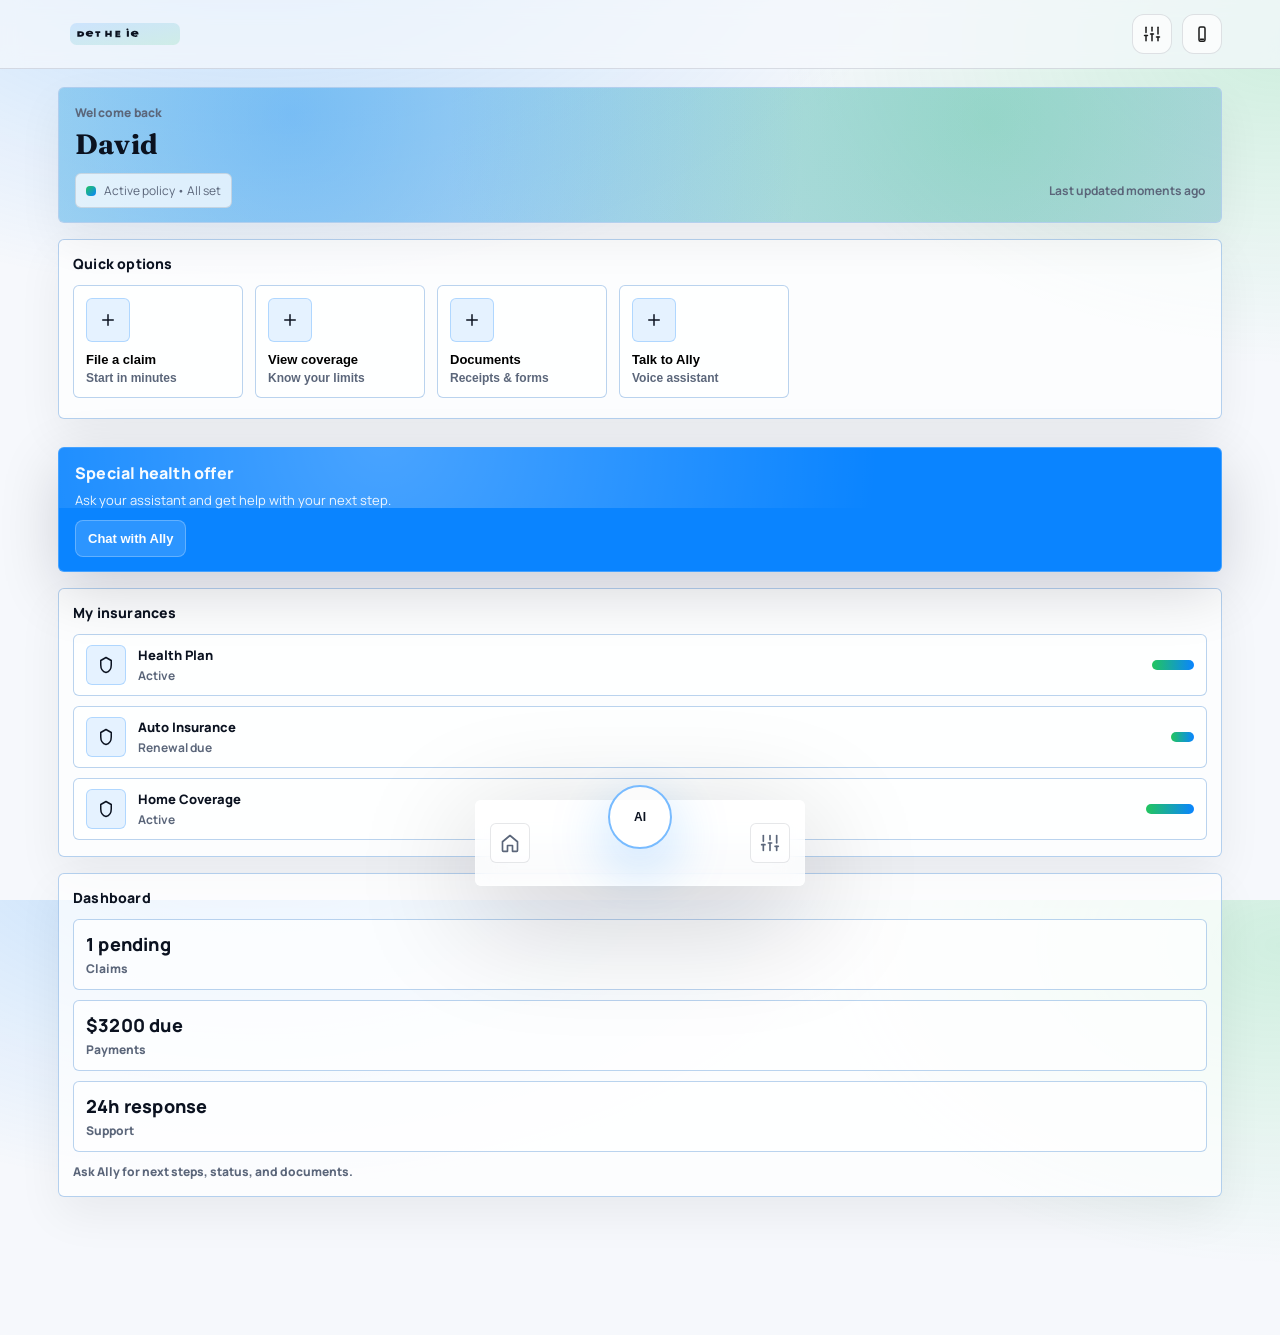
<file: index.html>
<!doctype html>
<html lang="en">
  <head>
    <meta name="viewport" content="width=device-width, initial-scale=1, viewport-fit=cover" />

    <!-- Manifest (optional for this mockup) -->
    <link rel="manifest" href="/manifest.webmanifest" />

    <!-- Favicon for browser tabs (optional for this mockup) -->
    <link rel="icon" href="/favicon/web-app-manifest-192x192.png" sizes="192x192" type="image/png" />

    <!-- iOS/Android theme color -->
    <meta name="theme-color" content="#0A84FF" />
    <meta name="apple-mobile-web-app-capable" content="yes" />
    <meta name="apple-mobile-web-app-status-bar-style" content="black-translucent" />
    <meta name="apple-mobile-web-app-title" content="Cognigy - Insurance Mock" />
    <link rel="apple-touch-icon" href="/favicon/apple-touch-icon.png" />

    <meta charset="UTF-8" />

    <title>Cognigy - Insurance Mock</title>
    <meta
      name="description"
      content="A mock banking/insurance app UI showing how a Cognigy assistant can live inside the experience."
    />
    <meta name="author" content="Demo App" />

    <link rel="preconnect" href="https://fonts.googleapis.com" />
    <link rel="preconnect" href="https://fonts.gstatic.com" crossorigin />
    <!-- Intentionally not Inter to make theming/mockups feel more “brandable” -->
    <link href="https://fonts.googleapis.com/css2?family=Manrope:wght@400;500;600&family=Fraunces:opsz,wght@9..144,600&display=swap" rel="stylesheet" />

    <!-- OpenGraph (optional) -->
    <meta property="og:title" content="Cognigy Insurance Mock" />
    <meta property="og:description" content="A themeable mock app to showcase Cognigy in-product." />
    <meta property="og:type" content="website" />

    <meta property="twitter:card" content="summary_large_image" />
    <meta property="twitter:site" content="@cognigy" />
  </head>

  <body>
    <div id="root"></div>

    <!-- Only edit branding + logo here (see `changeHere.html`). -->
    <script src="./changeHere.html"></script>

    <link rel="stylesheet" href="./mockapp.css" />
    <script type="module" src="./mockapp.js"></script>
  </body>
</html>
</file>
<file: mockapp.css>
:root {
  /* Defaults (overridden by window.COGNIGY_MOCK_THEME in mockapp.js) */
  --brand-primary: #0a84ff;
  --brand-primary-dark: #065ec0;
  --brand-accent: #22c55e;
  --brand-bg: #f6f8fc;
  --brand-surface: #ffffff;
  --brand-text: #0b1220;
  --brand-muted: #5b667a;
  --brand-border: rgba(15, 23, 42, 0.12);
  --success-bg: rgba(34, 197, 94, 0.1);
  --success-text: #15803d;
  --warning-bg: rgba(245, 158, 11, 0.12);
  --warning-text: #b45309;
}

* {
  box-sizing: border-box;
}

html,
body {
  height: 100%;
}

body {
  margin: 0;
  font-family: Manrope, system-ui, -apple-system, Segoe UI, Roboto, Helvetica, Arial, sans-serif;
  /* Fallback (old browsers) */
  background: radial-gradient(1200px 700px at 20% -10%, rgba(10, 132, 255, 0.18), transparent 55%),
    radial-gradient(1000px 640px at 100% 5%, rgba(34, 197, 94, 0.12), transparent 50%), var(--brand-bg);
  /* Theme-aware overlay (supported browsers) */
  background: radial-gradient(
      1200px 700px at 20% -10%,
      color-mix(in srgb, var(--brand-primary) 24%, transparent),
      transparent 55%
    ),
    radial-gradient(
      1000px 640px at 100% 5%,
      color-mix(in srgb, var(--brand-accent) 18%, transparent),
      transparent 50%
    ),
    var(--brand-bg);
  color: var(--brand-text);
}

img {
  display: block;
  max-width: 100%;
}

.app {
  min-height: 100%;
  display: flex;
  flex-direction: column;
  padding-bottom: 110px; /* room for fixed mobile homebar */
  position: relative;
}

.topbar {
  position: sticky;
  top: 0;
  z-index: 30;
  backdrop-filter: blur(10px);
  background: rgba(246, 248, 252, 0.72);
  border-bottom: 1px solid var(--brand-border);
}

.topbar-inner {
  max-width: 520px;
  margin: 0 auto;
  padding: 14px 18px;
  display: flex;
  align-items: center;
  gap: 14px;
}

.mobile-greeting {
  max-width: 520px;
  margin: 0 auto;
  padding: 10px 18px 0;
  display: flex;
  flex-direction: column;
  gap: 2px;
}

.greet-title {
  font-size: 13px;
  color: var(--brand-muted);
  font-weight: 700;
}

.greet-name {
  font-size: 22px;
  font-family: Fraunces, Georgia, serif;
  font-weight: 700;
  letter-spacing: 0.2px;
  color: var(--brand-text);
}

.brand {
  display: flex;
  align-items: center;
  gap: 12px;
  min-width: 0;
}

.brand-badge {
  width: 40px;
  height: 40px;
  border-radius: 14px;
  /* Fallback */
  background: linear-gradient(135deg, rgba(10, 132, 255, 0.16), rgba(34, 197, 94, 0.14));
  /* Theme-aware */
  background: linear-gradient(
    135deg,
    color-mix(in srgb, var(--brand-primary) 20%, transparent),
    color-mix(in srgb, var(--brand-accent) 18%, transparent)
  );
  border: 1px solid rgba(15, 23, 42, 0.08);
  display: grid;
  place-items: center;
}

.brand-badge-dot {
  width: 18px;
  height: 18px;
  border-radius: 6px;
  background: linear-gradient(135deg, var(--brand-primary), var(--brand-accent));
  box-shadow: 0 10px 24px rgba(10, 132, 255, 0.25);
}

.brand-title {
  display: flex;
  flex-direction: column;
  line-height: 1.1;
}

.brand-title strong {
  font-family: Fraunces, Georgia, serif;
  font-weight: 600;
  font-size: 18px;
  letter-spacing: 0.2px;
}

.brand-title span {
  color: var(--brand-muted);
  font-size: 12px;
  margin-top: 2px;
}

.brand-logo-placeholder {
  width: 128px;
  height: 22px;
  border-radius: 10px;
  background: rgba(255, 255, 255, 0.65);
  border: 1px dashed rgba(15, 23, 42, 0.20);
  display: flex;
  align-items: center;
  justify-content: center;
  color: var(--brand-muted);
  font-weight: 900;
  letter-spacing: 0.4px;
  font-size: 11px;
}

.brand-logo-img {
  height: 22px;
  width: auto;
}

.topbar-spacer {
  flex: 1;
}

.top-actions {
  display: flex;
  align-items: center;
  gap: 10px;
}

.pill {
  border: 1px solid var(--brand-border);
  background: rgba(255, 255, 255, 0.65);
  padding: 10px 12px;
  border-radius: 16px;
  display: flex;
  align-items: center;
  gap: 10px;
}

.pill strong {
  font-size: 12px;
  font-weight: 600;
}

.pill span {
  color: var(--brand-muted);
  font-size: 12px;
}

.icon-btn {
  width: 40px;
  height: 40px;
  border-radius: 12px;
  border: 1px solid var(--brand-border);
  background: rgba(255, 255, 255, 0.7);
  display: grid;
  place-items: center;
  cursor: pointer;
}

.icon-btn svg {
  width: 18px;
  height: 18px;
  opacity: 0.9;
}

.layout {
  max-width: 1200px;
  width: 100%;
  margin: 0 auto;
  padding: 14px 14px 24px;
  display: grid;
  grid-template-columns: 1fr;
  gap: 14px;
  align-items: start;
}

.side-nav {
  position: relative;
  top: auto;
  border: 1px solid var(--brand-border);
  background: rgba(255, 255, 255, 0.62);
  border-radius: 22px;
  padding: 14px 12px;
  overflow: hidden;
}

.nav-title {
  padding: 8px 10px 14px;
  color: var(--brand-muted);
  font-size: 12px;
}

.nav-item {
  width: 100%;
  border: 1px solid transparent;
  background: transparent;
  padding: 10px 10px;
  border-radius: 16px;
  display: flex;
  align-items: center;
  gap: 10px;
  cursor: pointer;
  color: var(--brand-text);
}

.nav-item svg {
  width: 18px;
  height: 18px;
  opacity: 0.95;
}

.nav-item span {
  font-weight: 600;
  font-size: 13px;
}

.nav-item:hover {
  border-color: rgba(15, 23, 42, 0.08);
  background: rgba(10, 132, 255, 0.05);
}

.nav-item.is-active {
  border-color: rgba(10, 132, 255, 0.25);
  background: rgba(10, 132, 255, 0.10);
}

.content {
  display: flex;
  flex-direction: column;
  gap: 16px;
}

.grid-2 {
  display: none;
}

.docs-card {
  display: none;
}

.card {
  border: 1px solid color-mix(in srgb, var(--brand-primary) 22%, rgba(15, 23, 42, 0.10));
  background: rgba(255, 255, 255, 0.70);
  border-radius: 14px;
  padding: 16px;
  box-shadow: 0 18px 46px rgba(2, 6, 23, 0.06);
}

.card-title {
  display: flex;
  align-items: baseline;
  gap: 10px;
  margin-bottom: 10px;
}

.card-title h2 {
  margin: 0;
  font-size: 16px;
  letter-spacing: 0.2px;
}

.card-title .meta {
  color: var(--brand-muted);
  font-size: 12px;
}

.hero {
  position: relative;
  overflow: hidden;
}

.hero::before {
  content: "";
  position: absolute;
  inset: 0;
  background:
    radial-gradient(circle at 20% 20%, color-mix(in srgb, var(--brand-primary) 36%, transparent), transparent 55%),
    radial-gradient(circle at 80% 25%, color-mix(in srgb, var(--brand-accent) 26%, transparent), transparent 58%),
    linear-gradient(
      135deg,
      color-mix(in srgb, var(--brand-primary) 18%, var(--brand-accent) 10%),
      color-mix(in srgb, var(--brand-primary-dark) 22%, transparent)
    );
  pointer-events: none;
}

.hero > * {
  position: relative;
  z-index: 1;
}

/* Customer-colored promotion box */
.brand-ad {
  background: var(--brand-primary);
  color: rgba(255, 255, 255, 0.96);
  border: 1px solid rgba(255, 255, 255, 0.24);
  border-radius: 6px;
  padding: 14px 16px;
  display: flex;
  flex-direction: column;
  gap: 8px;
  margin-top: 12px;
  box-shadow: 0 18px 60px rgba(2, 6, 23, 0.16);
  overflow: hidden;
}

.brand-ad::before {
  content: "";
  position: absolute;
  inset: -60px -60px auto -60px;
  height: 120px;
  background: radial-gradient(circle at 30% 40%, rgba(255, 255, 255, 0.26), transparent 55%);
  pointer-events: none;
}

.brand-ad {
  position: relative;
}

.brand-ad-head {
  font-size: 16px;
  font-weight: 800;
  letter-spacing: 0.2px;
}

.brand-ad-body {
  font-size: 13px;
  line-height: 1.35;
  opacity: 0.95;
}

.brand-ad-cta {
  align-self: flex-start;
  margin-top: 2px;
  padding: 10px 12px;
  border-radius: 8px;
  border: 1px solid rgba(255, 255, 255, 0.26);
  background: rgba(255, 255, 255, 0.14);
  color: rgba(255, 255, 255, 0.98);
  cursor: pointer;
  font-weight: 700;
  font-size: 13px;
}

.brand-ad-cta:active {
  transform: translateY(1px);
}

.policy-row {
  display: flex;
  align-items: flex-end;
  justify-content: space-between;
  gap: 14px;
}

.policy-left {
  display: flex;
  gap: 12px;
}

.policy-mark {
  width: 46px;
  height: 46px;
  border-radius: 18px;
  background: linear-gradient(135deg, rgba(10, 132, 255, 0.18), rgba(34, 197, 94, 0.12));
  border: 1px solid rgba(15, 23, 42, 0.08);
  display: grid;
  place-items: center;
}

.policy-mark svg {
  width: 22px;
  height: 22px;
  opacity: 0.95;
}

.policy-text strong {
  font-size: 14px;
  display: block;
}

.policy-text span {
  color: var(--brand-muted);
  font-size: 12px;
  display: block;
  margin-top: 3px;
}

.tag {
  display: inline-flex;
  align-items: center;
  gap: 8px;
  border: 1px solid var(--brand-border);
  background: rgba(255, 255, 255, 0.72);
  padding: 8px 10px;
  border-radius: 16px;
}

.tag-dot {
  width: 10px;
  height: 10px;
  border-radius: 4px;
  background: linear-gradient(135deg, var(--brand-accent), var(--brand-primary));
}

.tag span {
  font-size: 12px;
  color: var(--brand-muted);
}

.subgrid {
  margin-top: 12px;
  display: grid;
  grid-template-columns: 1fr 1fr;
  gap: 10px;
}

.kv {
  border: 1px solid rgba(15, 23, 42, 0.08);
  background: rgba(255, 255, 255, 0.55);
  border-radius: 18px;
  padding: 12px;
}

.kv strong {
  display: block;
  font-size: 13px;
}

.kv span {
  display: block;
  margin-top: 4px;
  color: var(--brand-muted);
  font-size: 12px;
}

.actions {
  display: flex;
  flex-direction: column;
  gap: 10px;
}

.action-btn {
  width: 100%;
  border-radius: 20px;
  padding: 12px 12px;
  border: 1px solid rgba(15, 23, 42, 0.10);
  background: rgba(255, 255, 255, 0.70);
  display: flex;
  align-items: center;
  justify-content: space-between;
  gap: 10px;
  cursor: pointer;
}

.action-btn:hover {
  border-color: rgba(10, 132, 255, 0.25);
  background: rgba(10, 132, 255, 0.06);
}

.action-left {
  display: flex;
  align-items: center;
  gap: 10px;
}

.action-icon {
  width: 36px;
  height: 36px;
  border-radius: 16px;
  display: grid;
  place-items: center;
  /* Fallback */
  background: rgba(10, 132, 255, 0.08);
  border: 1px solid rgba(10, 132, 255, 0.16);
  /* Theme-aware */
  background: color-mix(in srgb, var(--brand-primary) 10%, transparent);
  border: 1px solid color-mix(in srgb, var(--brand-primary) 24%, transparent);
}

.action-icon svg {
  width: 18px;
  height: 18px;
  opacity: 0.95;
}

.action-left strong {
  font-size: 13px;
}

.action-left span {
  display: block;
  margin-top: 3px;
  color: var(--brand-muted);
  font-size: 12px;
}

.chev {
  opacity: 0.7;
}

.claims {
  padding: 16px;
}

.progress-row {
  margin-top: 12px;
  display: grid;
  grid-template-columns: 1fr auto;
  gap: 12px;
  align-items: center;
}

.bar {
  height: 12px;
  border-radius: 999px;
  background: rgba(15, 23, 42, 0.08);
  overflow: hidden;
  border: 1px solid rgba(15, 23, 42, 0.08);
}

.bar > i {
  display: block;
  height: 100%;
  width: 63%;
  background: linear-gradient(90deg, var(--brand-accent), var(--brand-primary));
  border-radius: 999px;
}

.progress-row .pct {
  border: 1px solid rgba(15, 23, 42, 0.10);
  background: rgba(255, 255, 255, 0.7);
  border-radius: 16px;
  padding: 8px 10px;
  font-size: 12px;
  color: var(--brand-muted);
}

.status-pill {
  display: inline-flex;
  align-items: center;
  gap: 8px;
  border-radius: 18px;
  padding: 9px 12px;
  border: 1px solid rgba(15, 23, 42, 0.10);
  background: var(--success-bg);
  color: var(--success-text);
  font-weight: 600;
  font-size: 12px;
}

.status-pill i {
  width: 10px;
  height: 10px;
  border-radius: 4px;
  background: var(--success-text);
  opacity: 0.95;
}

.docs {
  display: flex;
  flex-direction: column;
  gap: 10px;
}

.doc {
  border-radius: 20px;
  border: 1px solid rgba(15, 23, 42, 0.10);
  background: rgba(255, 255, 255, 0.70);
  padding: 12px 12px;
  display: flex;
  align-items: center;
  justify-content: space-between;
  gap: 12px;
}

.doc-left {
  display: flex;
  align-items: center;
  gap: 10px;
}

.doc-ico {
  width: 38px;
  height: 38px;
  border-radius: 16px;
  display: grid;
  place-items: center;
  /* Fallback */
  background: rgba(10, 132, 255, 0.08);
  border: 1px solid rgba(10, 132, 255, 0.16);
  /* Theme-aware */
  background: color-mix(in srgb, var(--brand-primary) 10%, transparent);
  border: 1px solid color-mix(in srgb, var(--brand-primary) 24%, transparent);
}

.doc-ico svg {
  width: 18px;
  height: 18px;
}

.doc-left strong {
  font-size: 13px;
  display: block;
}

.doc-left span {
  font-size: 12px;
  color: var(--brand-muted);
  display: block;
  margin-top: 3px;
}

.doc .badge {
  border-radius: 999px;
  padding: 8px 10px;
  border: 1px solid rgba(15, 23, 42, 0.10);
  background: rgba(255, 255, 255, 0.72);
  color: var(--brand-muted);
  font-size: 12px;
  white-space: nowrap;
}

/* Cognigy panel */
.assistant {
  position: relative;
  top: auto;
  border: 1px solid var(--brand-border);
  background: rgba(255, 255, 255, 0.62);
  border-radius: 24px;
  overflow: hidden;
  box-shadow: 0 24px 60px rgba(2, 6, 23, 0.06);
}

/* Mobile-first: hide extra panels. Desktop will re-enable them. */
.side-nav {
  display: none;
}

.assistant {
  display: none;
}

.homebar {
  display: flex;
}

.assistant-header {
  padding: 14px 14px;
  border-bottom: 1px solid var(--brand-border);
  display: flex;
  align-items: center;
  justify-content: space-between;
  gap: 12px;
}

.assistant-brand {
  display: flex;
  align-items: center;
  gap: 10px;
}

.assistant-logo {
  width: 36px;
  height: 36px;
  border-radius: 16px;
  /* Fallback */
  background: linear-gradient(135deg, rgba(10, 132, 255, 0.22), rgba(34, 197, 94, 0.18));
  /* Theme-aware */
  background: linear-gradient(
    135deg,
    color-mix(in srgb, var(--brand-primary) 28%, transparent),
    color-mix(in srgb, var(--brand-accent) 22%, transparent)
  );
  border: 1px solid rgba(15, 23, 42, 0.08);
  display: grid;
  place-items: center;
}

.assistant-logo svg {
  width: 18px;
  height: 18px;
  opacity: 0.95;
}

.assistant-brand strong {
  display: block;
  font-size: 13px;
}

.assistant-brand span {
  color: var(--brand-muted);
  font-size: 12px;
  display: block;
  margin-top: 3px;
}

.assistant-toolbar {
  display: flex;
  gap: 8px;
}

.assistant-toolbar button {
  border: 1px solid rgba(15, 23, 42, 0.10);
  background: rgba(255, 255, 255, 0.70);
  width: 36px;
  height: 36px;
  border-radius: 16px;
  cursor: pointer;
  display: grid;
  place-items: center;
}

.assistant-toolbar button svg {
  width: 18px;
  height: 18px;
  opacity: 0.8;
}

.assistant-body {
  height: auto;
  max-height: 440px;
  padding: 14px;
  overflow: auto;
  display: flex;
  flex-direction: column;
  gap: 10px;
}

.bubble {
  max-width: 92%;
  border-radius: 20px;
  padding: 10px 12px;
  border: 1px solid rgba(15, 23, 42, 0.10);
  background: rgba(255, 255, 255, 0.72);
}

.bubble small {
  display: block;
  color: var(--brand-muted);
  font-size: 11px;
  margin-top: 6px;
}

.bubble.bot {
  background: linear-gradient(180deg, rgba(10, 132, 255, 0.08), rgba(255, 255, 255, 0.72));
  border-color: rgba(10, 132, 255, 0.18);
}

.bubble.user {
  margin-left: auto;
  background: rgba(10, 132, 255, 0.10);
  border-color: rgba(10, 132, 255, 0.22);
}

.suggestions {
  margin-top: 6px;
  display: flex;
  gap: 8px;
  flex-wrap: wrap;
}

.chip {
  border-radius: 999px;
  border: 1px solid rgba(15, 23, 42, 0.10);
  background: rgba(255, 255, 255, 0.72);
  padding: 9px 10px;
  font-weight: 600;
  font-size: 12px;
  color: var(--brand-muted);
  cursor: pointer;
}

.assistant-footer {
  border-top: 1px solid var(--brand-border);
  padding: 12px;
  display: flex;
  gap: 10px;
  align-items: flex-end;
  background: rgba(255, 255, 255, 0.62);
}

.input-wrap {
  flex: 1;
  border-radius: 20px;
  border: 1px solid rgba(15, 23, 42, 0.10);
  background: rgba(255, 255, 255, 0.74);
  padding: 10px 12px;
}

.input-wrap input {
  width: 100%;
  border: none;
  outline: none;
  background: transparent;
  font-family: inherit;
  font-size: 14px;
  color: var(--brand-text);
}

.send {
  border: none;
  background: linear-gradient(135deg, var(--brand-primary), var(--brand-primary-dark));
  color: white;
  font-weight: 700;
  border-radius: 20px;
  height: 44px;
  padding: 0 14px;
  cursor: pointer;
}

.send:disabled {
  opacity: 0.65;
  cursor: not-allowed;
}

.kbd {
  font-size: 11px;
  color: var(--brand-muted);
  margin-left: 8px;
  white-space: nowrap;
}

/* Responsive (desktop enhancements) */
@media (min-width: 1080px) {
  .topbar-inner {
    max-width: 1200px;
  }

  .mobile-greeting {
    display: none;
  }

  /* Keep mobile-like experience even on desktop */
  .layout {
    grid-template-columns: 1fr;
    padding: 18px 18px 28px;
  }

  .homebar {
    display: flex;
  }
}

/* Brand settings modal (mobile-first) */
.modal-overlay {
  position: fixed;
  inset: 0;
  z-index: 80;
  background: rgba(2, 6, 23, 0.42);
  display: none;
  padding: 14px;
}

.modal-overlay.is-open {
  display: block;
}

.modal {
  width: 100%;
  max-width: 520px;
  margin: 0 auto;
  border-radius: 16px;
  border: 1px solid color-mix(in srgb, var(--brand-primary) 24%, rgba(255, 255, 255, 0.18));
  background: rgba(255, 255, 255, 0.85);
  backdrop-filter: blur(14px);
  box-shadow: 0 40px 120px rgba(2, 6, 23, 0.28);
  overflow: hidden;
}

.modal-header {
  padding: 14px 14px;
  border-bottom: 1px solid rgba(15, 23, 42, 0.12);
  display: flex;
  align-items: center;
  justify-content: space-between;
  gap: 12px;
}

.modal-title {
  font-family: Fraunces, Georgia, serif;
  font-weight: 600;
  letter-spacing: 0.2px;
}

.modal-close {
  width: 40px;
  height: 40px;
  border-radius: 12px;
  border: 1px solid rgba(15, 23, 42, 0.12);
  background: rgba(255, 255, 255, 0.65);
  cursor: pointer;
  font-size: 20px;
  line-height: 1;
  color: var(--brand-text);
}

.modal-body {
  padding: 14px 14px 10px;
  display: flex;
  flex-direction: column;
  gap: 14px;
}

.modal-hint {
  color: var(--brand-muted);
  font-size: 12px;
  line-height: 1.35;
}

.modal-error {
  color: #b45309;
  font-weight: 600;
  font-size: 12px;
  margin-top: 8px;
}

.field {
  display: flex;
  flex-direction: column;
  gap: 8px;
}

.label {
  font-size: 12px;
  color: var(--brand-muted);
  font-weight: 600;
}

.row {
  display: flex;
  gap: 10px;
  align-items: center;
}

.color-field .row {
  justify-content: space-between;
}

.color-label {
  min-width: 74px;
  font-size: 12px;
  color: var(--brand-muted);
  font-weight: 700;
}

.color-input {
  width: 44px;
  height: 36px;
  border: none;
  background: transparent;
  padding: 0;
}

.text-input {
  flex: 1;
  min-width: 0;
  border-radius: 12px;
  border: 1px solid color-mix(in srgb, var(--brand-primary) 20%, rgba(15, 23, 42, 0.12));
  background: rgba(255, 255, 255, 0.7);
  padding: 10px 12px;
  outline: none;
  font-family: inherit;
  font-size: 13px;
  color: var(--brand-text);
}

.hex-input {
  width: 120px;
  flex: 0 0 auto;
}

.btn-primary,
.btn-secondary {
  border-radius: 14px;
  height: 44px;
  padding: 0 14px;
  font-weight: 800;
  cursor: pointer;
  border: 1px solid rgba(15, 23, 42, 0.12);
}

.btn-primary {
  border: none;
  background: linear-gradient(135deg, var(--brand-primary), var(--brand-primary-dark));
  color: #fff;
}

.btn-secondary {
  background: rgba(255, 255, 255, 0.7);
  color: var(--brand-text);
}

.preview-row {
  display: flex;
  align-items: center;
  gap: 10px;
}

.logo-preview-img {
  height: 30px;
  width: auto;
  border-radius: 10px;
  background: rgba(255, 255, 255, 0.65);
  padding: 6px 8px;
  border: 1px solid rgba(15, 23, 42, 0.10);
}

.avatar-preview-img {
  width: 38px;
  height: 38px;
  border-radius: 16px;
  object-fit: cover;
  border: 1px solid rgba(15, 23, 42, 0.12);
}

.avatar-preview-fallback {
  width: 38px;
  height: 38px;
  border-radius: 16px;
  display: grid;
  place-items: center;
  font-weight: 900;
  font-size: 12px;
  background: rgba(10, 132, 255, 0.08);
  border: 1px solid rgba(10, 132, 255, 0.16);
}

.modal-footer {
  padding: 12px 14px 16px;
  border-top: 1px solid rgba(15, 23, 42, 0.12);
  display: flex;
  justify-content: flex-end;
}

/* WebRTC widget mock */
.webrtc-widget {
  border-radius: 20px;
  border: 1px solid rgba(15, 23, 42, 0.10);
  background: rgba(255, 255, 255, 0.78);
  padding: 12px;
}

.webrtc-top {
  display: flex;
  align-items: center;
  gap: 10px;
  margin-bottom: 10px;
}

.webrtc-avatar {
  width: 40px;
  height: 40px;
  border-radius: 16px;
  overflow: hidden;
  border: 1px solid rgba(15, 23, 42, 0.12);
  background: rgba(10, 132, 255, 0.06);
  display: grid;
  place-items: center;
}

.webrtc-avatar-img {
  width: 100%;
  height: 100%;
  object-fit: cover;
}

.webrtc-avatar-fallback {
  font-weight: 900;
  color: var(--brand-text);
  font-size: 12px;
}

.webrtc-title {
  font-weight: 800;
  font-size: 12px;
  color: var(--brand-muted);
}

.webrtc-bubble {
  border-radius: 18px;
  padding: 10px 12px;
  border: 1px solid rgba(10, 132, 255, 0.18);
  background: linear-gradient(180deg, color-mix(in srgb, var(--brand-primary) 10%, transparent), rgba(255, 255, 255, 0.85));
  color: var(--brand-text);
  font-size: 13px;
  line-height: 1.35;
}

.webrtc-controls {
  margin-top: 10px;
  display: flex;
  align-items: center;
  justify-content: space-between;
  gap: 10px;
}

.webrtc-ctl {
  width: 44px;
  height: 44px;
  border-radius: 18px;
  border: 1px solid rgba(15, 23, 42, 0.12);
  background: rgba(255, 255, 255, 0.72);
  cursor: pointer;
  color: var(--brand-text);
  display: grid;
  place-items: center;
}

.webrtc-ctl svg {
  width: 20px;
  height: 20px;
  opacity: 0.9;
}

.webrtc-ctl-group {
  display: flex;
  gap: 10px;
}

.webrtc-ctl-wave {
  width: 18px;
  height: 18px;
  border-radius: 6px;
  background: linear-gradient(135deg, var(--brand-primary), var(--brand-accent));
}

.webrtc-hangup {
  color: #ef4444;
  border-color: rgba(239, 68, 68, 0.28);
}

.webrtc-powered {
  margin-top: 8px;
  font-size: 11px;
  color: var(--brand-muted);
  text-align: center;
  font-weight: 600;
}

/* iPhone outline overlay */
.iphone-frame-wrap {
  position: absolute;
  inset: 0;
  z-index: 18;
  pointer-events: none;
  display: none;
  align-items: center;
  justify-content: center;
  padding: 0;
}

.iphone-frame-wrap.is-open {
  display: flex;
}

#iphoneFrameImg {
  height: 100%;
  width: auto;
  max-height: none;
  opacity: 0.98;
}

/* Mobile homebar */
.homebar {
  position: fixed;
  left: 50%;
  transform: translateX(-50%);
  bottom: 14px;
  z-index: 40;
  width: calc(100% - 22px);
  max-width: 330px;
  border-radius: 16px;
  border: 1px solid rgba(255, 255, 255, 0.18);
  background: rgba(255, 255, 255, 0.70);
  backdrop-filter: blur(14px);
  box-shadow: 0 30px 120px rgba(2, 6, 23, 0.22);
  display: flex;
  align-items: center;
  justify-content: center;
  padding: 10px 12px;
  gap: 10px;
}

.homebar > .homebar-ico:nth-child(1) {
  position: absolute;
  left: 14px;
}

.homebar > .homebar-ai-btn:nth-child(2) {
  position: relative;
}

.homebar > .homebar-ico:nth-child(3) {
  position: absolute;
  right: 14px;
}

.homebar-ico {
  width: 40px;
  height: 40px;
  border-radius: 12px;
  border: 1px solid rgba(15, 23, 42, 0.10);
  background: rgba(255, 255, 255, 0.72);
  color: var(--brand-muted);
  display: grid;
  place-items: center;
  cursor: pointer;
}

.homebar-ico svg {
  width: 20px;
  height: 20px;
}

.homebar-ai-btn {
  position: relative;
  transform: none;
  top: -26px;
  width: 64px;
  height: 64px;
  border-radius: 999px;
  border: 2px solid color-mix(in srgb, var(--brand-primary) 55%, white 45%);
  background: rgba(255, 255, 255, 0.72);
  display: grid;
  place-items: center;
  cursor: pointer;
  box-shadow: 0 20px 60px rgba(10, 132, 255, 0.28);
}

.homebar-ai-avatar {
  width: 100%;
  height: 100%;
  border-radius: 999px;
  overflow: hidden;
  border: none;
  background: transparent;
  display: grid;
  place-items: center;
}

.homebar-ai-avatar-img {
  width: 100%;
  height: 100%;
  object-fit: cover;
  object-position: center;
  display: block;
}

.homebar-ai-avatar-fallback {
  font-weight: 900;
  font-size: 12px;
  color: var(--brand-text);
}

/* Phone-frame mode: snap everything to a fixed phone-size container */
.app.is-phone-frame {
  /* True mobile app mode:
     - no fixed cropped frame
     - allow normal document height / scrolling
     - still keep the "phone feel" spacing below */
  width: 100%;
  max-width: 520px;
  height: auto;
  min-height: 100vh;
  margin: 0 auto;
  border-radius: 0;
  overflow: visible;
  background: transparent;
  backdrop-filter: none;
  /* Restore room for the fixed homebar (matches .app base rule). */
  padding-bottom: 110px;
}

.app.is-phone-frame .homebar {
  /* Keep homebar pinned to viewport (like the regular mobile layout). */
  position: fixed;
  left: 50%;
  transform: translateX(-50%);
  bottom: 14px;
  width: calc(100% - 22px);
  max-width: 330px;
  border-radius: 16px;
}

.app.is-phone-frame .layout {
  padding-top: 26px;
  padding-left: 16px;
  padding-right: 16px;
  padding-bottom: 24px;
}

/* Ensure horizontal swipes work in phone mode */
.app.is-phone-frame .gallery-track {
  overflow-x: auto !important;
  -webkit-overflow-scrolling: touch;
  touch-action: pan-x;
}

/* AI popup overlay */
.ai-popup-overlay {
  position: fixed;
  inset: 0;
  z-index: 90;
  background: rgba(2, 6, 23, 0.46);
  display: none;
  padding: 18px;
}

/* ===== Tight corners (demo style) ===== */
/* Keep circular elements (avatars/buttons) circular; this targets box-like UI. */
.card,
.hero-section,
.gallery-card,
.gallery-item,
.gallery-icon,
.insurances,
.ins-row,
.ins-ico,
.dashboard,
.dash-metric,
.dash-foot,
.text-input,
.btn-primary,
.btn-secondary,
.modal,
.modal-close,
.tag,
.homebar,
.homebar-ico,
.brand-logo-placeholder {
  border-radius: 6px !important;
}

.homebar-ai-avatar,
.homebar-ai-avatar-img {
  border-radius: 999px;
}

.ai-popup-overlay.is-open {
  display: flex;
  align-items: flex-end;
  justify-content: center;
}

.ai-popup-card {
  width: 100%;
  max-width: 420px;
  border-radius: 26px;
  background: rgba(255, 255, 255, 0.92);
  backdrop-filter: blur(12px);
  border: 1px solid rgba(255, 255, 255, 0.26);
  box-shadow: 0 40px 140px rgba(2, 6, 23, 0.35);
  overflow: hidden;
  padding: 16px 16px 14px;
}

.ai-popup-header {
  display: flex;
  flex-direction: column;
  align-items: center;
  gap: 10px;
}

.ai-popup-close {
  position: absolute;
  right: 26px;
  top: 26px;
  width: 40px;
  height: 40px;
  border-radius: 16px;
  border: 1px solid rgba(15, 23, 42, 0.12);
  background: rgba(255, 255, 255, 0.72);
  cursor: pointer;
  font-size: 20px;
  line-height: 1;
  color: var(--brand-text);
}

.ai-popup-avatar {
  width: 76px;
  height: 76px;
  border-radius: 26px;
  overflow: hidden;
  border: 1px solid rgba(15, 23, 42, 0.10);
  background: rgba(10, 132, 255, 0.06);
  display: grid;
  place-items: center;
}

.ai-popup-avatar-img {
  width: 100%;
  height: 100%;
  object-fit: cover;
}

.ai-popup-avatar-fallback {
  font-weight: 900;
  color: var(--brand-text);
  font-size: 14px;
}

.ai-popup-title {
  font-weight: 900;
  font-size: 14px;
}

.ai-popup-sub {
  color: var(--brand-muted);
  font-size: 12px;
  text-align: center;
}

.ai-popup-actions {
  margin-top: 12px;
  display: flex;
  flex-direction: column;
  gap: 10px;
}

.ai-popup-action {
  border-radius: 20px;
  border: 1px solid rgba(15, 23, 42, 0.12);
  background: rgba(255, 255, 255, 0.72);
  height: 46px;
  display: flex;
  align-items: center;
  justify-content: center;
  gap: 10px;
  cursor: pointer;
  font-weight: 700;
  color: var(--brand-text);
}

.ai-popup-action svg {
  width: 18px;
  height: 18px;
  opacity: 0.9;
}

.ai-popup-brand {
  margin-top: 12px;
  font-size: 11px;
  color: var(--brand-muted);
  text-align: center;
  font-weight: 700;
}

/* ===== Mobile hero + gallery + insurances ===== */
.hero-section {
  padding: 16px 16px 14px;
}

.hero-title {
  display: flex;
  flex-direction: column;
  gap: 6px;
}

.hero-kicker {
  font-size: 12px;
  font-weight: 800;
  color: var(--brand-muted);
  letter-spacing: 0.2px;
}

.hero-h1 {
  font-family: Fraunces, Georgia, serif;
  font-weight: 700;
  font-size: 28px;
  letter-spacing: 0.2px;
}

.hero-meta-row {
  margin-top: 12px;
  display: flex;
  align-items: center;
  justify-content: space-between;
  gap: 12px;
}

.hero-meta {
  font-size: 12px;
  color: var(--brand-muted);
  font-weight: 700;
  white-space: nowrap;
}

.section-head {
  font-weight: 900;
  font-size: 14px;
  color: var(--brand-text);
  margin-bottom: 12px;
  letter-spacing: 0.2px;
}

.gallery-card {
  padding: 14px 14px 14px;
}

.gallery-track {
  display: flex;
  gap: 12px;
  overflow-x: scroll;
  padding-bottom: 6px;
  scroll-snap-type: x mandatory;
  -webkit-overflow-scrolling: touch;
  width: 100%;
  touch-action: pan-x;
  overscroll-behavior-x: contain;
}

.gallery-track::-webkit-scrollbar {
  height: 6px;
}

.gallery-track::-webkit-scrollbar-thumb {
  background: rgba(15, 23, 42, 0.10);
  border-radius: 99px;
}

.gallery-item {
  flex: 0 0 auto;
  width: 170px;
  border-radius: 12px;
  border: 1px solid color-mix(in srgb, var(--brand-primary) 20%, rgba(15, 23, 42, 0.10));
  background: rgba(255, 255, 255, 0.72);
  padding: 12px 12px;
  cursor: pointer;
  text-align: left;
  scroll-snap-align: start;
}

.gallery-icon {
  width: 44px;
  height: 44px;
  border-radius: 12px;
  background: color-mix(in srgb, var(--brand-primary) 10%, transparent);
  border: 1px solid color-mix(in srgb, var(--brand-primary) 24%, transparent);
  color: var(--brand-text);
  display: grid;
  place-items: center;
  margin-bottom: 10px;
}

.gallery-icon svg {
  width: 18px;
  height: 18px;
}

.gallery-title {
  font-weight: 900;
  font-size: 13px;
}

.gallery-sub {
  color: var(--brand-muted);
  font-size: 12px;
  font-weight: 700;
  margin-top: 4px;
}

.insurances {
  padding: 14px 14px 16px;
}

.ins-list {
  display: flex;
  flex-direction: column;
  gap: 10px;
}

.ins-row {
  display: flex;
  align-items: center;
  gap: 12px;
  border-radius: 12px;
  border: 1px solid color-mix(in srgb, var(--brand-primary) 20%, rgba(15, 23, 42, 0.10));
  background: rgba(255, 255, 255, 0.68);
  padding: 10px 12px;
}

.ins-ico {
  width: 40px;
  height: 40px;
  border-radius: 12px;
  display: grid;
  place-items: center;
  color: var(--brand-text);
  background: color-mix(in srgb, var(--brand-primary) 10%, transparent);
  border: 1px solid color-mix(in srgb, var(--brand-primary) 24%, transparent);
}

.ins-ico svg {
  width: 18px;
  height: 18px;
}

.ins-txt {
  flex: 1;
  min-width: 0;
}

.ins-name {
  font-weight: 900;
  font-size: 13px;
}

.ins-status {
  margin-top: 3px;
  color: var(--brand-muted);
  font-weight: 700;
  font-size: 12px;
}

.ins-prog {
  width: 68px;
  display: flex;
  justify-content: flex-end;
}

.ins-bar {
  height: 10px;
  width: 62%;
  border-radius: 999px;
  background: linear-gradient(90deg, var(--brand-accent), var(--brand-primary));
}

.dashboard {
  padding: 14px 14px 16px;
}

.dash-grid {
  display: grid;
  grid-template-columns: 1fr;
  gap: 10px;
}

.dash-metric {
  border-radius: 12px;
  border: 1px solid color-mix(in srgb, var(--brand-primary) 20%, rgba(15, 23, 42, 0.10));
  background: rgba(255, 255, 255, 0.68);
  padding: 12px 12px;
}

.dash-value {
  font-weight: 950;
  font-size: 18px;
  letter-spacing: 0.2px;
}

.dash-label {
  margin-top: 4px;
  color: var(--brand-muted);
  font-weight: 800;
  font-size: 12px;
}

.dash-foot {
  margin-top: 12px;
  color: var(--brand-muted);
  font-weight: 800;
  font-size: 12px;
  line-height: 1.35;
}

.ai-popup-status {
  margin-top: 10px;
  font-size: 12px;
  color: var(--brand-muted);
  text-align: center;
  font-weight: 800;
}

/* Settings segmentation buttons */
.seg-row {
  display: flex;
  gap: 10px;
  flex-wrap: wrap;
}

.seg-btn {
  border: 1px solid rgba(15, 23, 42, 0.16);
  background: rgba(255, 255, 255, 0.72);
  color: var(--brand-text);
  height: 38px;
  padding: 0 12px;
  font-weight: 900;
  cursor: pointer;
  border-radius: 0;
}

.seg-btn.is-active {
  background: linear-gradient(135deg, var(--brand-primary), var(--brand-primary-dark));
  color: #fff;
  border-color: rgba(0, 0, 0, 0.06);
}
</file>
